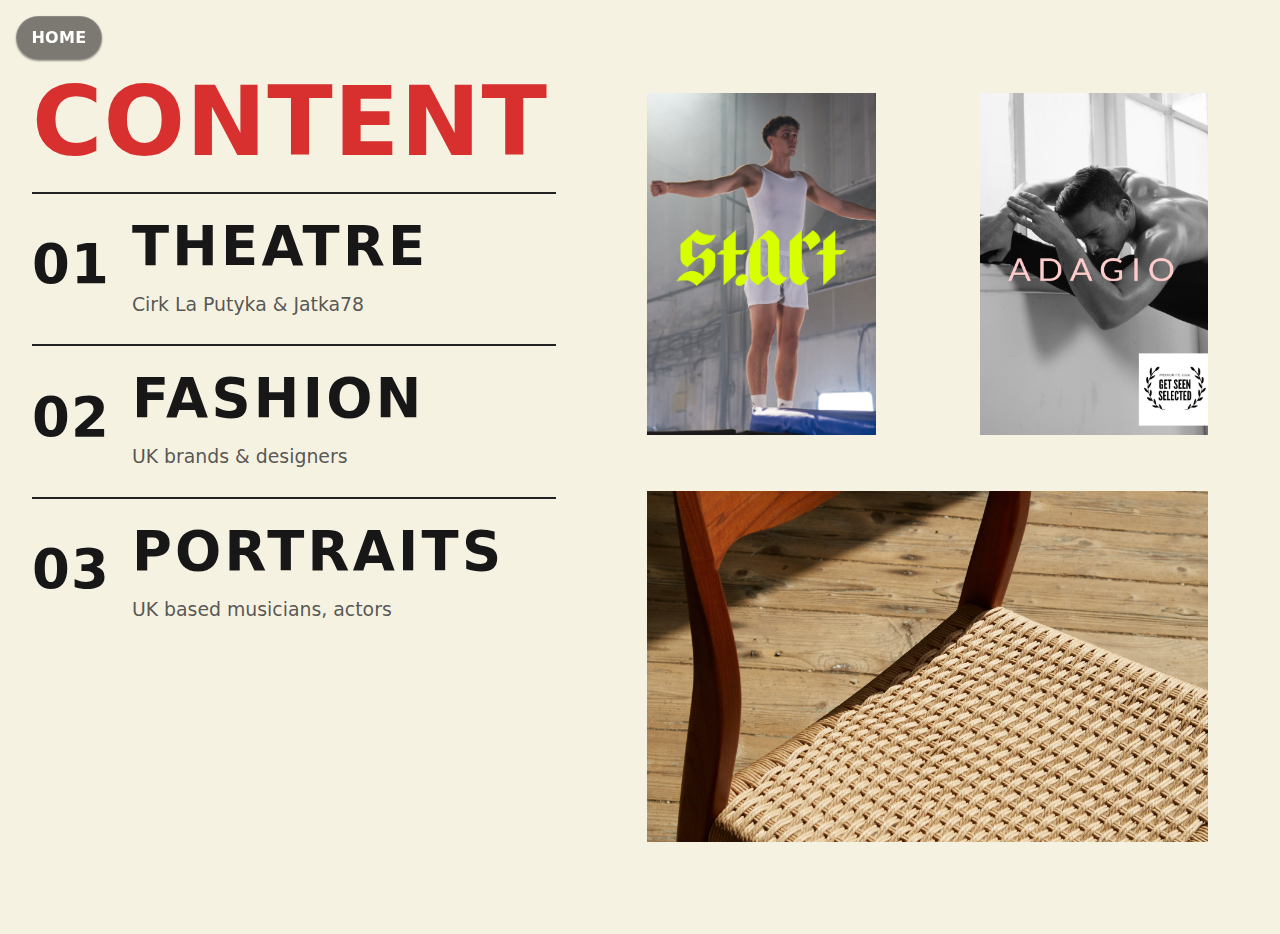
<file: content.html>
<!doctype html>
<html lang="en">
<head>
  <meta charset="utf-8" />
  <meta name="viewport" content="width=device-width, initial-scale=1" />
  <title>Anna Urik | Content</title>
  <meta name="description" content="Work index — theatre, fashion, portraits." />
  <style>
    :root{
      --cream:#F6F2E2;
      --ink:#171717;
      --muted:#2d2d2dcc;
      --accent:#D7302E;
      --rule:#222;
      --maxw:1280px;

      /* Shared size for number + title so they align perfectly */
      --pair-size: clamp(2rem, 4.8vw, 3.4rem);
    }
    *{box-sizing:border-box}
    html,body{height:100%}
    body{
      margin:0;
      background:var(--cream);
      color:var(--ink);
      font:400 16px/1.55 system-ui,-apple-system,"Segoe UI",Inter,Arial,sans-serif;
    }

    /* HOME pill */
    .back-home{
      position:fixed;top:16px;left:16px;z-index:9999;
      display:inline-flex;align-items:center;
      padding:.55rem .9rem;border-radius:999px;
      background:#00000080;color:#fff;text-decoration:none;
      font-weight:700;text-transform:uppercase;letter-spacing:.02em;
      border:1px solid #ffffff22;backdrop-filter:blur(6px);
      box-shadow:0 1px 2px #00000066;
    }
    .back-home:hover{background:#000000b0}
    @media (max-width:980px){.back-home{top:12px;left:12px;padding:.5rem .75rem}}

    /* Page grid: left (title+list), right (mosaic of 3 images) */
    .wrap{
      max-width:var(--maxw);
      margin:0 auto;
      padding:clamp(56px,6vw,80px) clamp(16px,4vw,32px);
      display:grid;
      grid-template-columns: 0.9fr 1.1fr;        /* right a bit wider */
      gap:clamp(24px,4vw,56px);
    }
    @media (max-width:1020px){ .wrap{ grid-template-columns:1fr } }

    /* Left column */
    .title{
      margin:0 0 clamp(16px,3vw,24px);
      font-weight:900;color:var(--accent);
      font-size:clamp(2.4rem,9vw,6rem);
      letter-spacing:.01em;line-height:.95;
    }
    .list{
      margin:0; padding:0; list-style:none; max-width:660px;
      border-top:2px solid var(--rule);
    }
    .li{
      padding:26px 0;
      border-top:2px solid var(--rule);
      display:grid; grid-template-columns:auto 1fr; gap:22px; align-items:baseline;
    }
    .li:first-child{ border-top:none; } /* list provides first rule */

    .num{
      font-weight:900;
      font-size:var(--pair-size);
      line-height:1;
      letter-spacing:.02em;
    }

    /* Title + red underline (kept inside the H3 so it never overlaps subtitle) */
    .block h3{
      margin:0 0 .55rem;              /* space below title so underline never hits copy */
      font-weight:900; text-transform:uppercase;
      letter-spacing:.06em;
      font-size:var(--pair-size); line-height:1;
      position:relative; display:inline-block; overflow:hidden; /* clip underline */
    }
    .block h3 a{
      color:var(--ink); text-decoration:none; position:relative; outline-offset:3px;
    }
    .block h3 a:hover,.block h3 a:focus-visible{ color:var(--accent); }
.block h3{
  margin: 0 0 .55rem;   /* space before the paragraph */
  line-height: 1;
}
.block h3 a{
  color: var(--ink);
  text-decoration: underline;
  text-decoration-color: var(--accent);
  text-decoration-thickness: 2px;
  text-underline-offset: .18em; /* keeps it clear of the copy */
}

    .block p{ margin:0; color:var(--muted); font-size:clamp(1.06rem,1.55vw,1.18rem); line-height:1.45; }

    /* Right column: 2 talls on top, 1 wide spanning below */
    .mosaic{
      display:grid;
      grid-template-columns: 1fr 1fr;
      gap:clamp(12px,2.4vw,24px);
      align-items:start;
    }
    .cell{ position:relative; overflow:hidden; }
    .cell img{ position:absolute; inset:0; width:100%; height:100%; object-fit:cover; }
    .tall{ aspect-ratio: 2/3; }
    .wide{ aspect-ratio: 16/10; grid-column: 1 / -1; } /* spans both columns */

    /* Mobile: stack all three images */
    @media (max-width:720px){
      .mosaic{ grid-template-columns:1fr; }
      .wide{ grid-column:auto; }
    }
  </style>
</head>
<body>

<a class="back-home" href="/" aria-label="Home">HOME</a>

<main class="wrap">
  <!-- LEFT: title + all three sections -->
  <section>
    <h1 class="title">CONTENT</h1>

    <ol class="list">
      <li class="li">
        <div class="num">01</div>
        <div class="block">
          <h3><a href="/theatre">Theatre</a></h3>
          <p>Cirk La Putyka &amp; Jatka78</p>
        </div>
      </li>
      <li class="li">
        <div class="num">02</div>
        <div class="block">
          <h3><a href="/fashion">Fashion</a></h3>
          <p>UK brands &amp; designers</p>
        </div>
      </li>
      <li class="li">
        <div class="num">03</div>
        <div class="block">
          <h3><a href="/portraits">Portraits</a></h3>
          <p>UK based musicians, actors</p>
        </div>
      </li>
    </ol>
  </section>

  <!-- RIGHT: mosaic of 3 images (2 tall + 1 wide) -->
  <section class="mosaic" aria-label="Selected work images">
    <figure class="cell tall">
      <img src="photos/one.jpg" alt="Portrait bottle set" loading="lazy" decoding="async">
    </figure>
    <figure class="cell tall">
      <img src="photos/three.jpg" alt="Model on chair" loading="lazy" decoding="async">
    </figure>
    <figure class="cell wide">
      <img src="photos/two.jpg" alt="Wide scene" loading="lazy" decoding="async">
    </figure>
  </section>
</main>

</body>
</html>
</file>
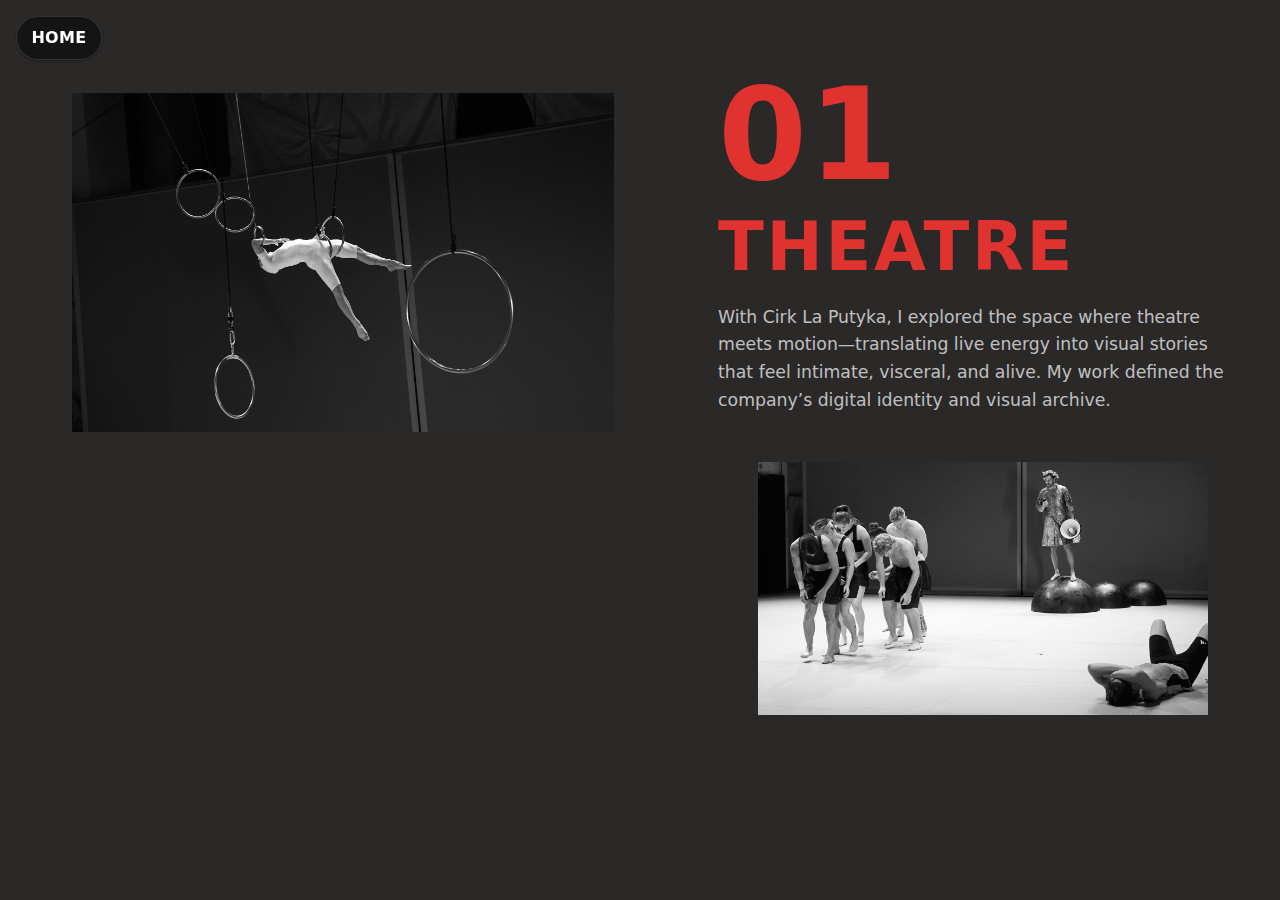
<file: theatre.html>
<!doctype html>
<html lang="en">
<head>
  <meta charset="utf-8" />
  <meta name="viewport" content="width=device-width, initial-scale=1" />
  <title>Anna Urik | Theatre</title>
  <meta name="description" content="Cirk La Putyka — visual stories where theatre meets motion." />
  <style>
    :root{
      --bg:#2b2828;        /* dark canvas from the comp */
      --fg:#f3f3f3;        /* main text */
      --muted:#e8e8e8cc;  /* paragraph */
      --accent:#E0332F;   /* red numbers/titles */
      --maxw: 1320px;
    }
    *{box-sizing:border-box}
    html,body{height:100%}
    body{
      margin:0;
      background:var(--bg);
      color:var(--fg);
      font: 400 16px/1.5 system-ui, -apple-system, "Segoe UI", Inter, Arial, sans-serif;
    }

    /* HOME pill (same pattern as other pages) */
    .back-home{
      position:fixed; top:16px; left:16px; z-index:10;
      display:inline-flex; align-items:center;
      padding:.55rem .9rem; border-radius:999px;
      background:#00000080; color:#fff; text-decoration:none;
      font-weight:700; text-transform:uppercase; letter-spacing:.02em;
      border:1px solid #ffffff22; backdrop-filter: blur(6px);
      box-shadow:0 1px 2px #00000066;
    }
    .back-home:hover{ background:#000000b0; }
    @media (max-width:980px){ .back-home{ top:12px; left:12px; padding:.5rem .75rem; } }

    /* ===== Layout ===== */
    .wrap{
      max-width:var(--maxw);
      margin:0 auto;
      padding: clamp(48px, 6vw, 80px) clamp(16px, 4vw, 32px);
      display:grid;
      grid-template-columns: 1.08fr 0.92fr;  /* left a bit larger */
      gap: clamp(24px, 5vw, 72px);
      align-items:start;
    }
    @media (max-width: 1000px){
      .wrap{ grid-template-columns: 1fr; }
    }

    /* Left big image */
    .media-left{
      position:relative;
      aspect-ratio: 16/10; /* wide feel like the comp */
      background:#222;
      overflow:hidden;
    }
    .media-left img{
      position:absolute; inset:0;
      width:100%; height:100%;
      object-fit:cover; object-position:center;
    }

    /* Right column */
    .right{
      display:grid;
      grid-template-rows: auto auto 1fr;
      gap: clamp(14px, 2.2vw, 24px);
    }

    .case-num{
      margin:0;
      color:var(--accent);
      font-weight:900;
      font-size: clamp(3.2rem, 10vw, 8rem);
      line-height: .9;
      letter-spacing:.01em;
    }
    .case-title{
      margin:0;
      color:var(--accent);
      font-weight:900;
      text-transform:uppercase;
      letter-spacing:.04em;
      font-size: clamp(2.2rem, 6.2vw, 4.2rem);
      line-height: .95;
    }

    .lead{
      margin: 0;
      color: var(--muted);
      max-width: 58ch;
      font-size: clamp(1rem, 1.35vw, 1.15rem);
      line-height: 1.6;
    }

    .media-right{
      position:relative;
      aspect-ratio: 16/9;            /* slightly wider than left */
      background:#222;
      overflow:hidden;
      margin-top: clamp(12px, 2.4vw, 24px);
    }
    .media-right img{
      position:absolute; inset:0;
      width:100%; height:100%;
      object-fit:cover; object-position:center;
    }

    /* Mobile stacking tweaks */
    @media (max-width: 700px){
      .case-num{ font-size: clamp(2.6rem, 16vw, 5rem); }
      .case-title{ font-size: clamp(1.8rem, 10vw, 3rem); }
      .lead{ max-width: 100%; }
      .media-left{ aspect-ratio: 16/11; }
      .media-right{ aspect-ratio: 16/10; }
    }
  </style>
</head>
<body>

<a class="back-home" href="/" aria-label="Home">HOME</a>

<main class="wrap" aria-label="Theatre case">
  <!-- Left: big image -->
  <figure class="media-left">
    <img src="photos/circus1.jpg" alt="Aerial performer with hoops — Cirk La Putyka" loading="lazy" decoding="async">
  </figure>

  <!-- Right: number/title, copy, and second image -->
  <section class="right">
    <h2 class="case-num">01</h2>
    <h1 class="case-title">THEATRE</h1>

    <p class="lead">
      With Cirk La Putyka, I explored the space where theatre meets motion—translating live
      energy into visual stories that feel intimate, visceral, and alive. My work defined
      the company’s digital identity and visual archive.
    </p>

    <figure class="media-right">
      <img src="photos/circus2.jpg" alt="Performers on stage — Cirk La Putyka" loading="lazy" decoding="async">
    </figure>
  </section>
</main>

</body>
</html>
</file>
